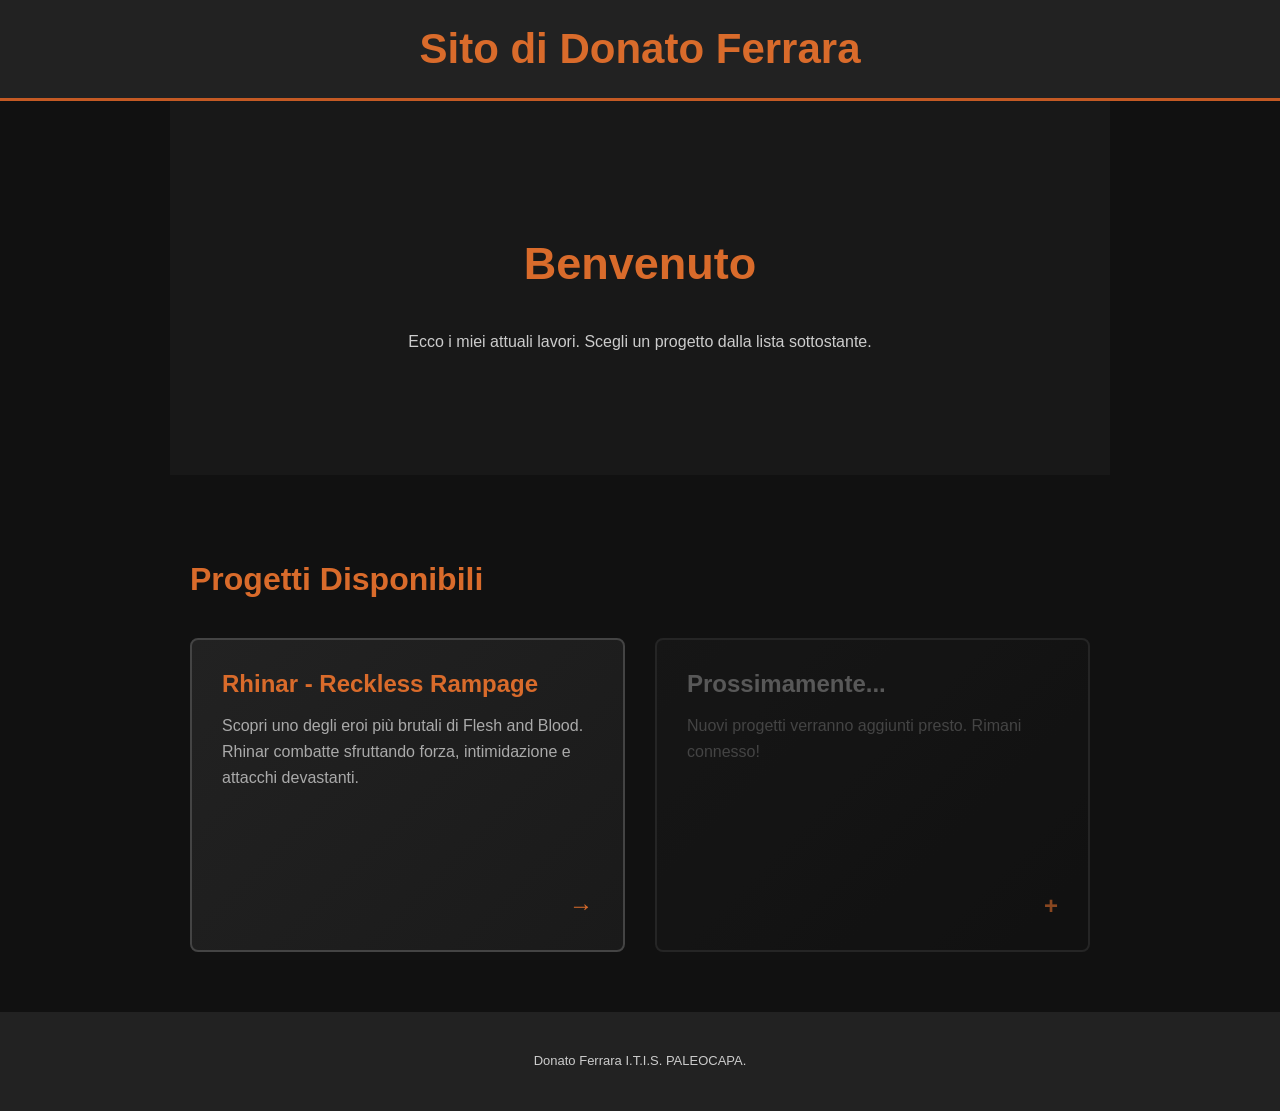
<file: index.html>
<!DOCTYPE html>
<html lang="it">
<head>
  <meta charset="UTF-8">
  <meta name="viewport" content="width=device-width, initial-scale=1.0">
  <title>Donato Ferrara - Menu Principale</title>
  <link rel="stylesheet" href="style.css">
</head>
<body>

  <header>
    <h1>Sito di Donato Ferrara</h1>
  </header>

  <main>
    <section class="intro">
      <h2>Benvenuto</h2>
      <p>
        Ecco i miei attuali lavori.
        Scegli un progetto dalla lista sottostante.
      </p>
    </section>

    <section class="menu-section">
      <h2>Progetti Disponibili</h2>
      <div class="menu-grid">
        <a href="rhinar.html" class="menu-card">
          <h3>Rhinar - Reckless Rampage</h3>
          <p>Scopri uno degli eroi più brutali di Flesh and Blood. Rhinar combatte sfruttando forza, intimidazione e attacchi devastanti.</p>
          <span class="menu-arrow">→</span>
        </a>

        <div class="menu-card placeholder">
          <h3>Prossimamente...</h3>
          <p>Nuovi progetti verranno aggiunti presto. Rimani connesso!</p>
          <span class="menu-arrow">+</span>
        </div>
      </div>
    </section>
  </main>

  <footer>
    <p>Donato Ferrara I.T.I.S. PALEOCAPA.</p>
  </footer>

</body>
</html>
</file>
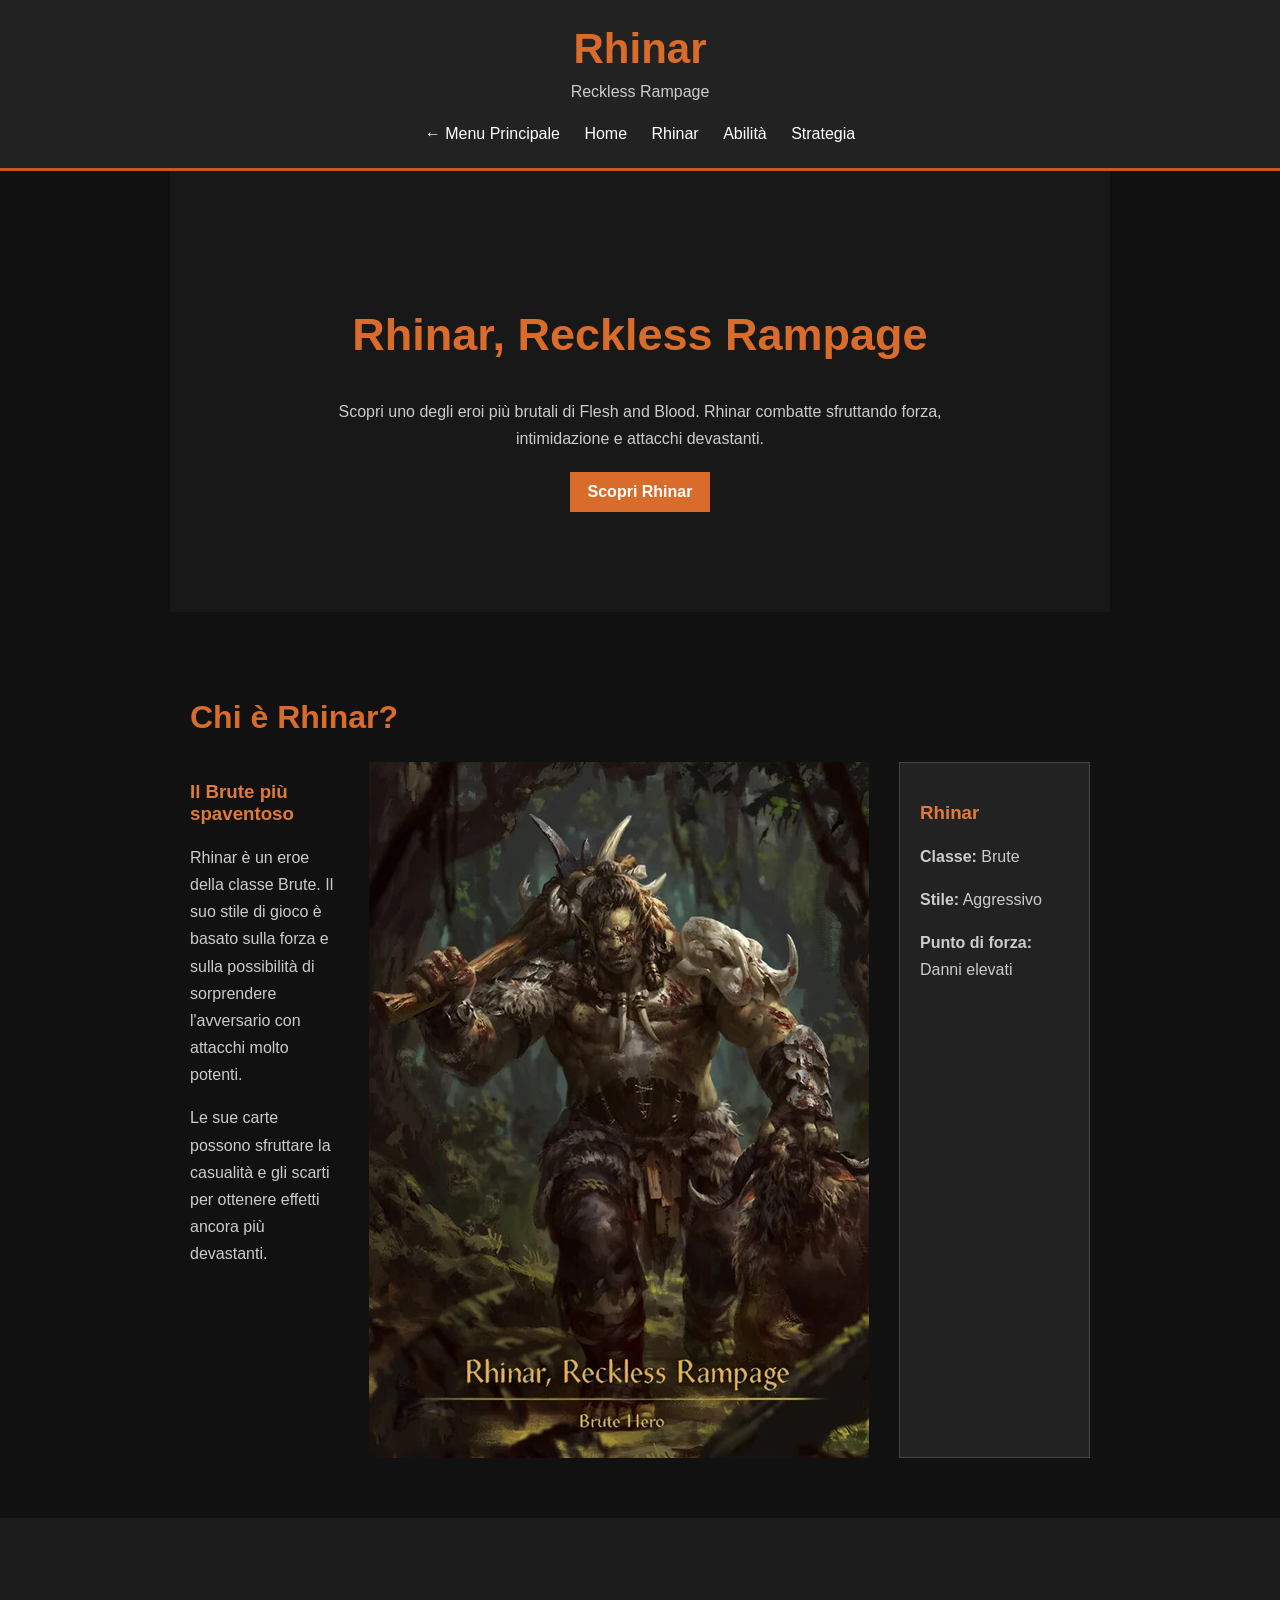
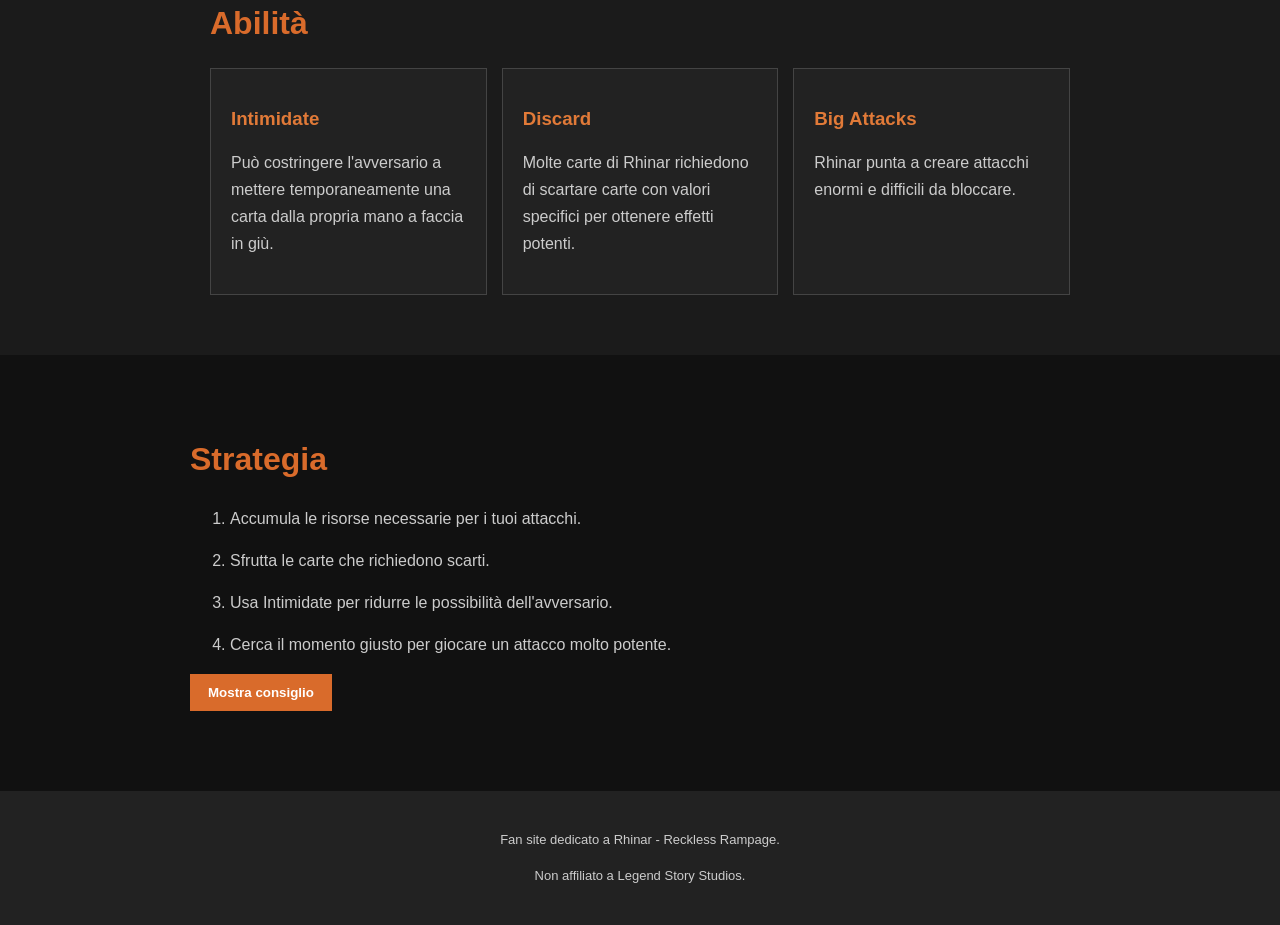
<file: rhinar.html>
<!DOCTYPE html>
<html lang="it">
<head>
  <meta charset="UTF-8">
  <meta name="viewport" content="width=device-width, initial-scale=1.0">
  <title>Rhinar - Reckless Rampage</title>
  <link rel="stylesheet" href="style.css">
</head>
<body>

  <header>
    <h1>Rhinar</h1>
    <p>Reckless Rampage</p>

    <nav>
      <a href="index.html">← Menu Principale</a>
      <a href="#home">Home</a>
      <a href="#rhinar">Rhinar</a>
      <a href="#abilità">Abilità</a>
      <a href="#strategia">Strategia</a>
    </nav>
  </header>

  <main>

    <section id="home" class="intro">
      <h2>Rhinar, Reckless Rampage</h2>
      <p>
        Scopri uno degli eroi più brutali di Flesh and Blood.
        Rhinar combatte sfruttando forza, intimidazione e attacchi devastanti.
      </p>
      <a class="button" href="#rhinar">Scopri Rhinar</a>
    </section>

    <section id="rhinar">
      <h2>Chi è Rhinar?</h2>

      <div class="content">
        <div>
          <h3>Il Brute più spaventoso</h3>
          <p>
            Rhinar è un eroe della classe Brute. Il suo stile di gioco
            è basato sulla forza e sulla possibilità di sorprendere
            l'avversario con attacchi molto potenti.
          </p>
          <p>
            Le sue carte possono sfruttare la casualità e gli scarti
            per ottenere effetti ancora più devastanti.
          </p>
        </div>

        <img src="show_rhinar-reckless-rampage-marvel-history-pack-1-black-label.webp" alt="Rhinar - Reckless Rampage">

        <div class="info-box">
          <h3>Rhinar</h3>
          <p><strong>Classe:</strong> Brute</p>
          <p><strong>Stile:</strong> Aggressivo</p>
          <p><strong>Punto di forza:</strong> Danni elevati</p>
        </div>
      </div>
    </section>

    <section id="abilità" class="dark">
      <h2>Abilità</h2>

      <div class="cards">
        <article>
          <h3>Intimidate</h3>
          <p>
            Può costringere l'avversario a mettere temporaneamente
            una carta dalla propria mano a faccia in giù.
          </p>
        </article>

        <article>
          <h3>Discard</h3>
          <p>
            Molte carte di Rhinar richiedono di scartare carte
            con valori specifici per ottenere effetti potenti.
          </p>
        </article>

        <article>
          <h3>Big Attacks</h3>
          <p>
            Rhinar punta a creare attacchi enormi e difficili
            da bloccare.
          </p>
        </article>
      </div>
    </section>

    <section id="strategia">
      <h2>Strategia</h2>

      <ol>
        <li>Accumula le risorse necessarie per i tuoi attacchi.</li>
        <li>Sfrutta le carte che richiedono scarti.</li>
        <li>Usa Intimidate per ridurre le possibilità dell'avversario.</li>
        <li>Cerca il momento giusto per giocare un attacco molto potente.</li>
      </ol>

      <button id="button">Mostra consiglio</button>
      <p id="consiglio"></p>
    </section>

  </main>

  <footer>
    <p>Fan site dedicato a Rhinar - Reckless Rampage.</p>
    <p>Non affiliato a Legend Story Studios.</p>
  </footer>

  <script src="script.js"></script>
</body>
</html>
</file>
<file: style.css>
body {
  margin: 0;
  font-family: Arial, sans-serif;
  background: #111;
  color: white;
}

header {
  background: #222;
  text-align: center;
  padding: 25px;
  border-bottom: 3px solid #c45a24;
}

header h1 {
  margin: 0;
  color: #d96b2b;
  font-size: 42px;
}

header p {
  margin: 5px 0 20px;
  color: #ccc;
}

nav a {
  color: white;
  text-decoration: none;
  margin: 0 10px;
}

nav a:hover {
  color: #d96b2b;
}

section {
  max-width: 900px;
  margin: auto;
  padding: 60px 20px;
}

.intro {
  text-align: center;
  padding: 100px 20px;
  background: #181818;
}

.intro h2 {
  font-size: 45px;
  color: #d96b2b;
}

.intro p {
  max-width: 650px;
  margin: 20px auto;
  line-height: 1.7;
  color: #ccc;
}

h2 {
  color: #d96b2b;
  font-size: 32px;
}

h3 {
  color: #e17a38;
}

p, li {
  line-height: 1.7;
  color: #ccc;
}

.button,
button {
  display: inline-block;
  padding: 11px 18px;
  background: #d96b2b;
  color: white;
  border: none;
  text-decoration: none;
  cursor: pointer;
  font-weight: bold;
}

.content {
  display: flex;
  gap: 30px;
}

.content > div {
  flex: 1;
}

.info-box {
  background: #222;
  border: 1px solid #444;
  padding: 20px;
}

.dark {
  max-width: none;
  background: #1b1b1b;
  padding-left: max(20px, calc((100% - 860px) / 2));
  padding-right: max(20px, calc((100% - 860px) / 2));
}

.cards {
  display: flex;
  gap: 15px;
}

.cards article {
  flex: 1;
  background: #222;
  padding: 20px;
  border: 1px solid #444;
}

li {
  margin: 15px 0;
}

#consiglio {
  color: #d96b2b;
  margin-top: 20px;
}

.menu-section {
  max-width: 900px;
  margin: auto;
  padding: 60px 20px;
}

.menu-grid {
  display: grid;
  grid-template-columns: repeat(auto-fit, minmax(350px, 1fr));
  gap: 30px;
  margin-top: 40px;
}

.menu-card {
  background: linear-gradient(135deg, #222 0%, #1a1a1a 100%);
  border: 2px solid #444;
  border-radius: 8px;
  padding: 30px;
  text-decoration: none;
  color: white;
  transition: all 0.3s ease;
  position: relative;
  overflow: hidden;
  display: flex;
  flex-direction: column;
  min-height: 250px;
}

.menu-card:hover:not(.placeholder) {
  border-color: #d96b2b;
  background: linear-gradient(135deg, #2a2a2a 0%, #222 100%);
  box-shadow: 0 8px 16px rgba(217, 107, 43, 0.3);
  transform: translateY(-5px);
}

.menu-card h3 {
  color: #d96b2b;
  font-size: 24px;
  margin: 0 0 15px 0;
}

.menu-card p {
  color: #aaa;
  flex-grow: 1;
  margin: 0;
  line-height: 1.6;
}

.menu-arrow {
  color: #d96b2b;
  font-size: 24px;
  font-weight: bold;
  align-self: flex-end;
  margin-top: 20px;
  transition: transform 0.3s ease;
}

.menu-card:hover:not(.placeholder) .menu-arrow {
  transform: translateX(5px);
}

.menu-card.placeholder {
  background: linear-gradient(135deg, #1a1a1a 0%, #111 100%);
  border-color: #333;
  opacity: 0.6;
}

.menu-card.placeholder h3 {
  color: #888;
}

.menu-card.placeholder p {
  color: #666;
}

footer {
  text-align: center;
  padding: 25px;
  background: #222;
  color: #888;
  font-size: 13px;
}

@media (max-width: 600px) {
  nav a {
    display: block;
    margin: 8px;
  }

  .content,
  .cards {
    flex-direction: column;
  }

  .intro {
    padding: 70px 20px;
  }

  .intro h2 {
    font-size: 34px;
  }

  .menu-grid {
    grid-template-columns: 1fr;
  }

  .menu-card {
    min-height: 200px;
  }
}
</file>
